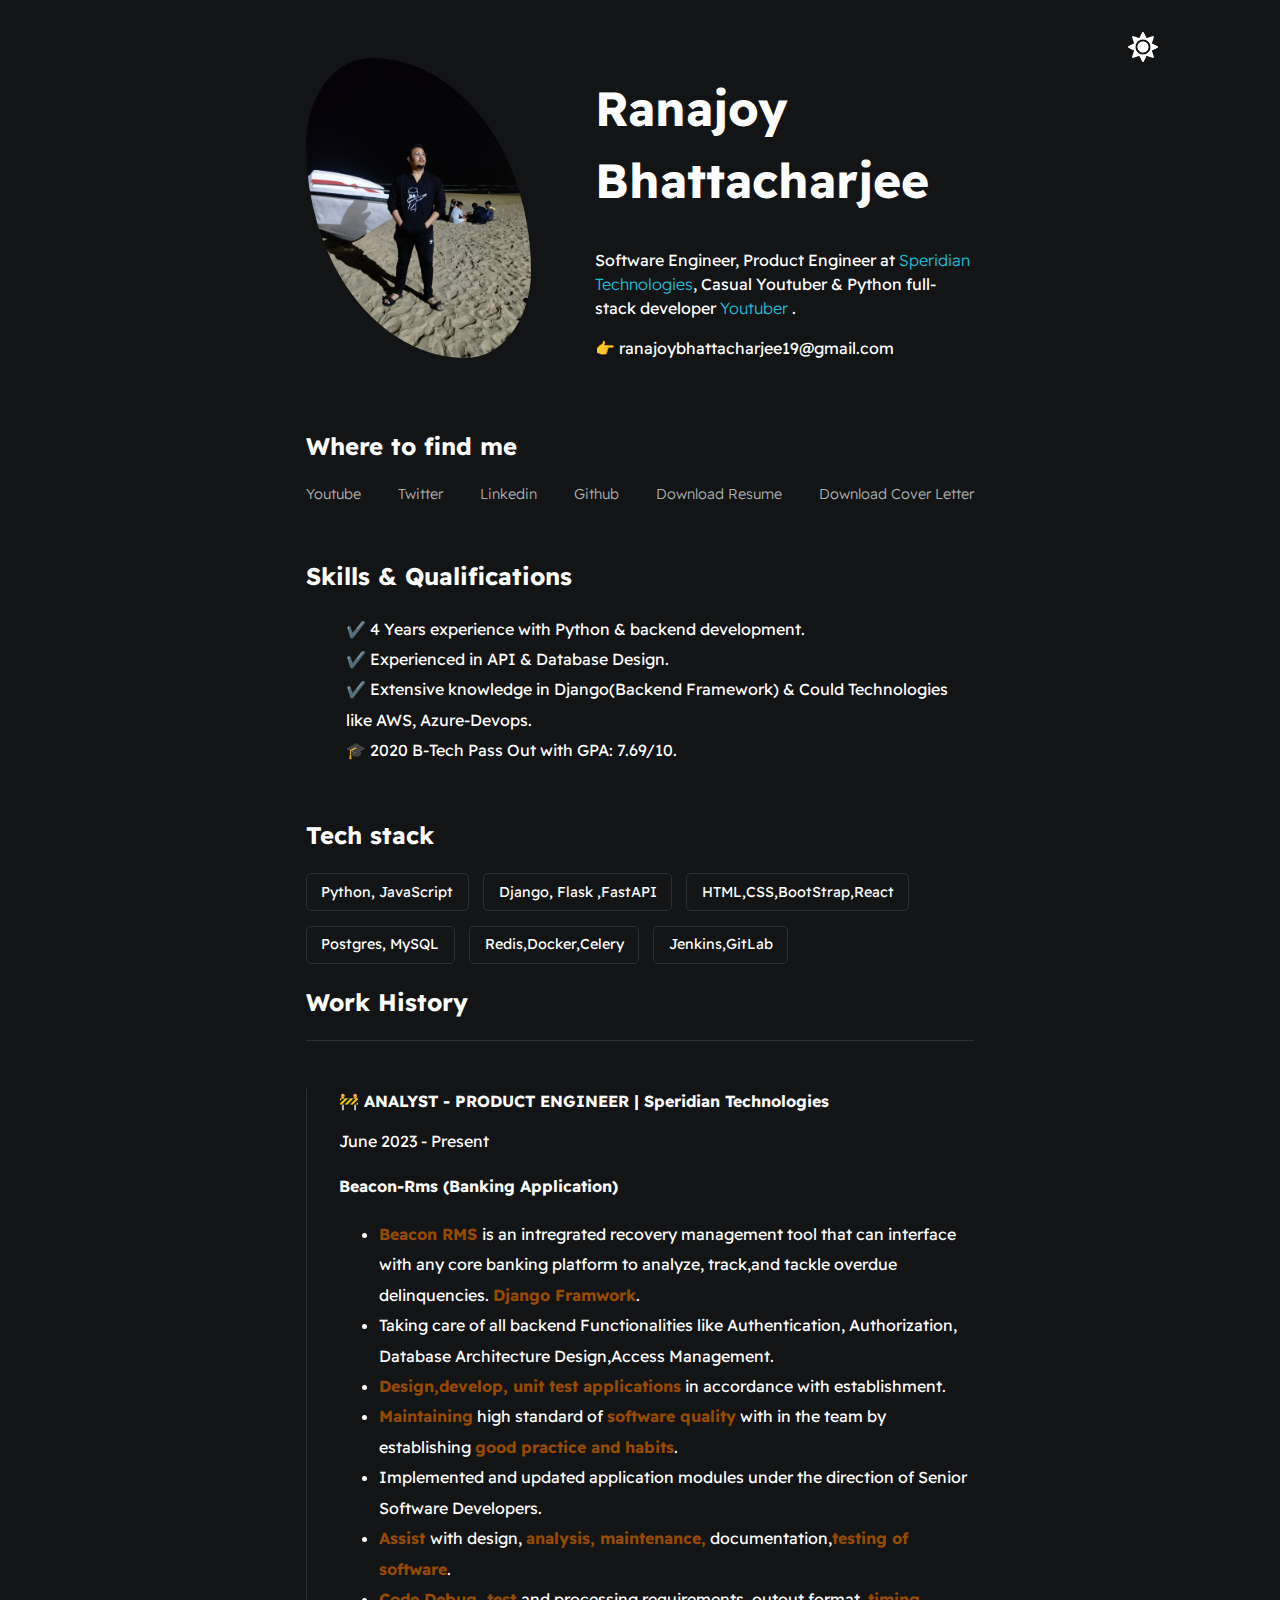
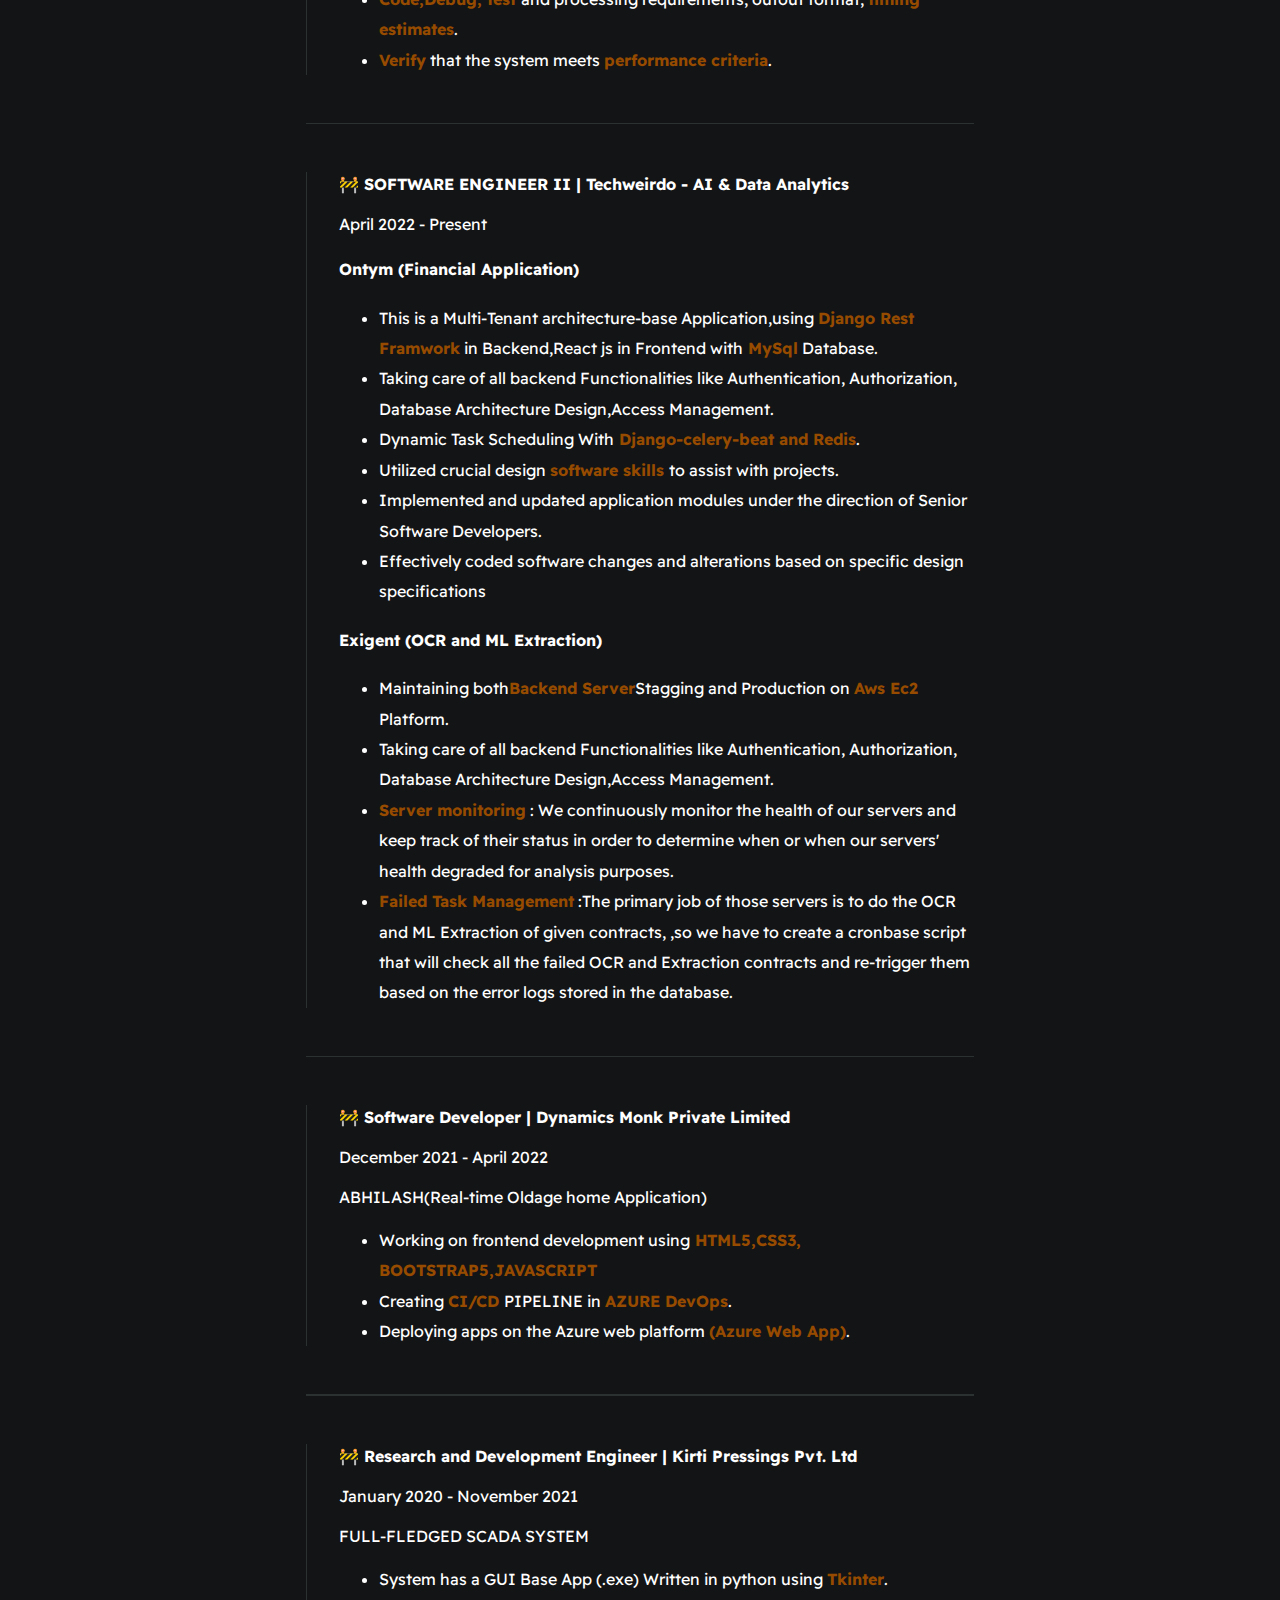
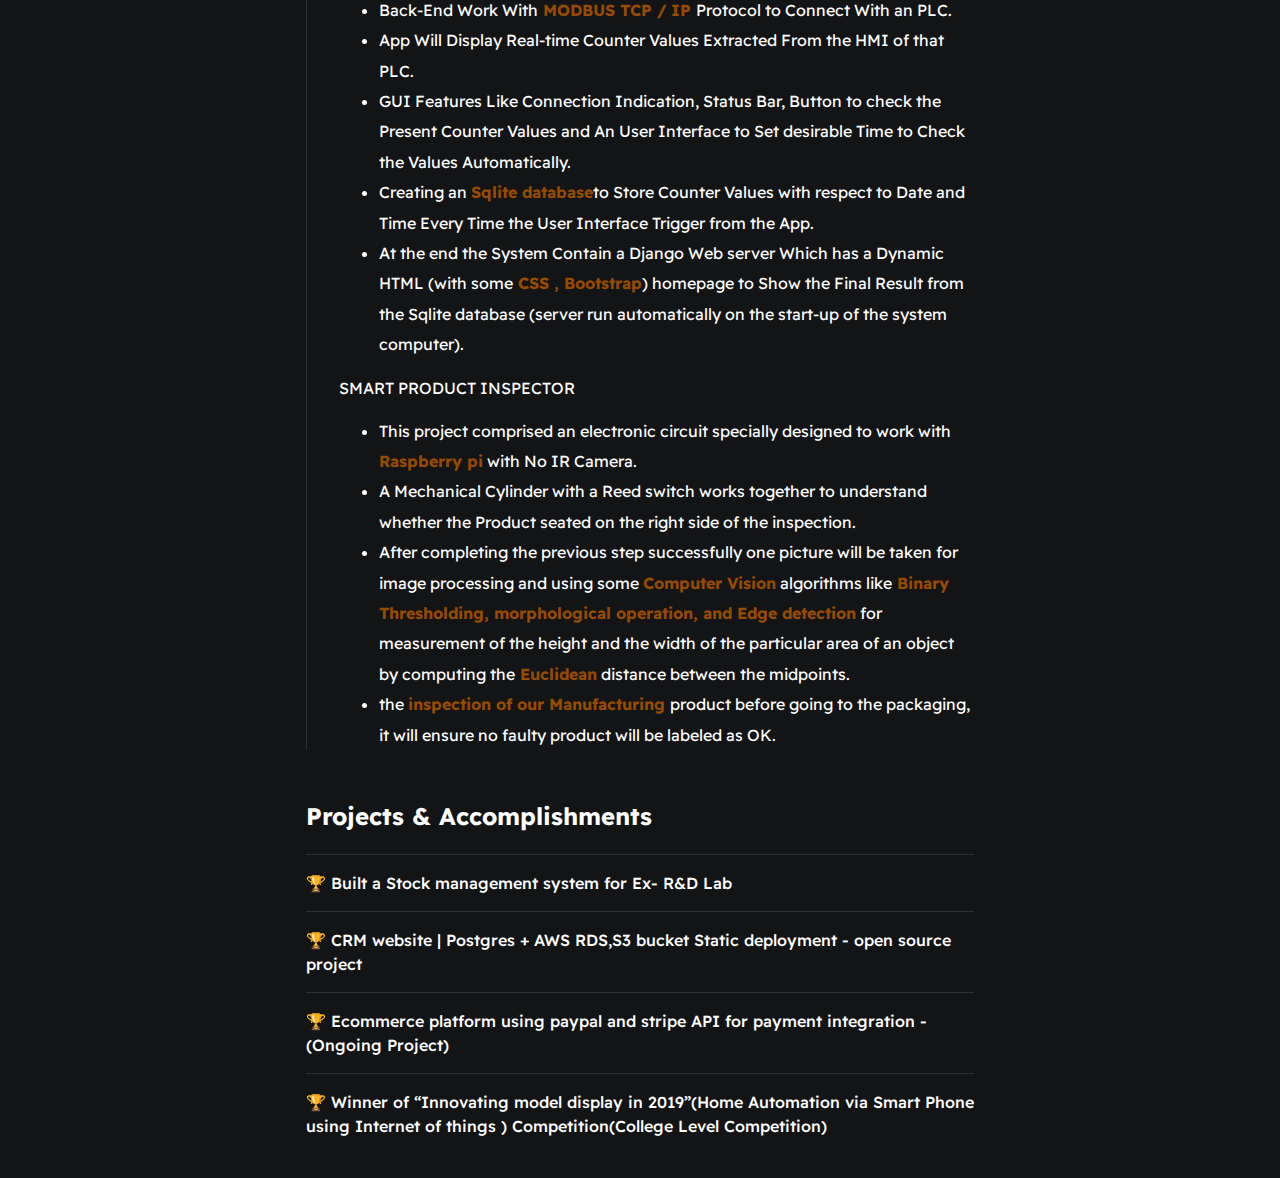
<file: index.html>
<!DOCTYPE html>
<html lang="en">
  <head>
    <meta charset="UTF-8" />
    <meta http-equiv="X-UA-Compatible" content="IE=edge" />
    <meta name="viewport" content="width=device-width, initial-scale=1.0" />
    <link rel="stylesheet" type="text/css" media="screen"
    href="./style/main.css"
  </head>
  <body>
    <div id="container--main">
      <section id="wrapper--hero" class="section-page">
        <img id="profile-pic" src="./asset/test.jpg" />
        <img id="icon" class="theam-toggle" src="./asset/sun.png" />

        <div>
          <h1 id="user-name">Ranajoy Bhattacharjee</h1>
          <p id="bio">
            Software Engineer, Product Engineer at
            <a href="https://www.speridian.com/" target="_blank">Speridian Technologies</a>,
            Casual Youtuber & Python full-stack developer
            <a
              href="https://www.youtube.com/channel/UC8LrrwWvXBVN-XLzfk5p4Eg"
              target="_blank"
              >Youtuber</a
            >
            .
          </p>
          <p id="email">👉 ranajoybhattacharjee19@gmail.com</p>
        </div>
      </section>

      <section class="section-page">
        <h2>Where to find me</h2>

        <div id="socials--list">
          <a
            href="https://www.youtube.com/channel/UC8LrrwWvXBVN-XLzfk5p4Eg/videos"
            target="_blank"
            >Youtube</a
          >
          <a href="https://twitter.com/Ranajoy12359399" target="_blank"
            >Twitter</a
          >
          <a
            href="https://www.linkedin.com/in/ranajoy-bhattacharjee-1b37b5150/"
            target="_blank"
            >Linkedin</a
          >
          <a href="https://github.com/ranajoy19" target="_blank">Github</a>
          <a
            href="./asset/Ranajoy_Bhattacharjee_CV_update(17-04-24).pdf"
            target="_blank"
            >Download Resume
          </a>
          <a href="./asset/cover-letter.docx" target="_blank"
            >Download Cover Letter
          </a>
        </div>
      </section>

      <section class="section-page">
        <h2>Skills & Qualifications</h2>
        <ul id="qualifications--list">
          <li>✔️ 4 Years experience with Python & backend development.</li>
          <li>✔️ Experienced in API & Database Design.</li>
          <li>
            ✔️ Extensive knowledge in Django(Backend Framework) & Could
            Technologies like AWS, Azure-Devops.
          </li>
          <li>🎓 2020 B-Tech Pass Out with GPA: 7.69/10.</li>
        </ul>
      </section>
      <section class="section--page">
        <h2>Tech stack</h2>

        <div id="wrapper--techstack__items">
          <div class="card--techstack"><span>Python, JavaScript</span></div>
          <div class="card--techstack"><span>Django, Flask ,FastAPI</span></div>
          <div class="card--techstack">
            <span>HTML,CSS,BootStrap,React</span>
          </div>
          <div class="card--techstack"><span>Postgres, MySQL</span></div>
          <div class="card--techstack"><span>Redis,Docker,Celery</span></div>
          <div class="card--techstack"><span>Jenkins,GitLab</span></div>
        </div>
      </section>

      <section id="work-history-wrapper" class="section--page">
        <h2>Work History</h2>

        <div class="line-break"></div>

        <div class="card--work-history">
          <strong
            >🚧 ANALYST - PRODUCT ENGINEER | Speridian Technologies
          </strong>
          <p>June 2023 - Present</p>
          <h4>Beacon-Rms (Banking Application)</h4>
          <ul>
            <li>
              <strong style="color: #964b00">Beacon RMS </strong>is an
              intregrated recovery management tool that can interface with any
              core banking platform to analyze, track,and tackle overdue
              delinquencies.
              <strong style="color: #964b00">Django Framwork</strong>.
            </li>
            <li>
              Taking care of all backend Functionalities like Authentication,
              Authorization, Database Architecture Design,Access Management.
            </li>
            <li>
              <strong style="color: #964b00"
                >Design,develop, unit test applications</strong
              >
              in accordance with establishment.
            </li>
            <li>
              <strong style="color: #964b00">Maintaining</strong> high standard
              of <strong style="color: #964b00">software quality</strong> with
              in the team by establishing
              <strong style="color: #964b00"> good practice and habits</strong>.
            </li>
            <li>
              Implemented and updated application modules under the direction of
              Senior Software Developers.
            </li>
            <li>
              <strong style="color: #964b00"> Assist </strong>with design,
              <strong style="color: #964b00">analysis, maintenance,</strong>
              documentation,<strong style="color: #964b00"
                >testing of software</strong
              >.
            </li>
            <li>
              <strong style="color: #964b00">Code,Debug, test </strong>and
              processing requirements, outout format,
              <strong style="color: #964b00">timing estimates</strong>.
            </li>
            <li>
              <strong style="color: #964b00">Verify</strong> that the system
              meets
              <strong style="color: #964b00">performance criteria</strong>.
            </li>
          </ul>
        </div>

        <div class="line-break"></div>

        <div class="card--work-history">
          <strong
            >🚧 SOFTWARE ENGINEER II | Techweirdo - AI & Data Analytics
          </strong>
          <p>April 2022 - Present</p>
          <h4>Ontym (Financial Application)</h4>
          <ul>
            <li>
              This is a Multi-Tenant architecture-base Application,using
              <strong style="color: #964b00">Django Rest Framwork</strong> in
              Backend,React js in Frontend with<strong style="color: #964b00">
                MySql</strong
              >
              Database.
            </li>
            <li>
              Taking care of all backend Functionalities like Authentication,
              Authorization, Database Architecture Design,Access Management.
            </li>
            <li>
              Dynamic Task Scheduling With<strong style="color: #964b00">
                Django-celery-beat and Redis</strong
              >.
            </li>
            <li>
              Utilized crucial design
              <strong style="color: #964b00">software skills </strong>to assist
              with projects.
            </li>
            <li>
              Implemented and updated application modules under the direction of
              Senior Software Developers.
            </li>
            <li>
              Effectively coded software changes and alterations based on
              specific design specifications
            </li>
          </ul>

          <h4>Exigent (OCR and ML Extraction)</h4>
          <ul>
            <li>
              Maintaining both<strong style="color: #964b00"
                >Backend Server</strong
              >Stagging and Production on
              <strong style="color: #964b00">Aws Ec2</strong> Platform.
            </li>
            <li>
              Taking care of all backend Functionalities like Authentication,
              Authorization, Database Architecture Design,Access Management.
            </li>
            <li>
              <strong style="color: #964b00">Server monitoring</strong> : We
              continuously monitor the health of our servers and keep track of
              their status in order to determine when or when our servers'
              health degraded for analysis purposes.
            </li>
            <li>
              <strong style="color: #964b00">Failed Task Management</strong>
              :The primary job of those servers is to do the OCR and ML
              Extraction of given contracts, ,so we have to create a cronbase
              script that will check all the failed OCR and Extraction contracts
              and re-trigger them based on the error logs stored in the
              database.
            </li>
          </ul>
        </div>

        <div class="line-break"></div>

        <div class="card--work-history">
          <strong
            >🚧 Software Developer | Dynamics Monk Private Limited
          </strong>
          <p>December 2021 - April 2022</p>
          <p>ABHILASH(Real-time Oldage home Application)</p>
          <ul>
            <li>
              Working on frontend development using<strong
                style="color: #964b00"
              >
                HTML5,CSS3, BOOTSTRAP5,JAVASCRIPT</strong
              >
            </li>
            <li>
              Creating <strong style="color: #964b00">CI/CD </strong>PIPELINE in
              <strong style="color: #964b00">AZURE DevOps</strong>.
            </li>
            <li>
              Deploying apps on the Azure web platform
              <strong style="color: #964b00">(Azure Web App)</strong>.
            </li>
          </ul>
        </div>

        <div class="line-break"></div>

        <div class="line-break"></div>

        <div class="card--work-history">
          <strong
            >🚧 Research and Development Engineer | Kirti Pressings Pvt.
            Ltd</strong
          >
          <p>January 2020 - November 2021</p>
          <p>FULL-FLEDGED SCADA SYSTEM</p>
          <ul>
            <li>
              System has a GUI Base App (.exe) Written in python using
              <strong style="color: #964b00">Tkinter</strong>.
            </li>
            <li>
              Back-End Work With<strong style="color: #964b00">
                MODBUS TCP / IP </strong
              >Protocol to Connect With an PLC.
            </li>
            <li>
              App Will Display Real-time Counter Values Extracted From the HMI
              of that PLC.
            </li>
            <li>
              GUI Features Like Connection Indication, Status Bar, Button to
              check the Present Counter Values and An User Interface to Set
              desirable Time to Check the Values Automatically.
            </li>
            <li>
              Creating an
              <strong style="color: #964b00">Sqlite database</strong>to Store
              Counter Values with respect to Date and Time Every Time the User
              Interface Trigger from the App.
            </li>
            <li>
              At the end the System Contain a Django Web server Which has a
              Dynamic HTML (with some<strong style="color: #964b00">
                CSS , Bootstrap</strong
              >) homepage to Show the Final Result from the Sqlite database
              (server run automatically on the start-up of the system computer).
            </li>
          </ul>
          <p>SMART PRODUCT INSPECTOR</p>
          <ul>
            <li>
              This project comprised an electronic circuit specially designed to
              work with
              <strong style="color: #964b00">Raspberry pi</strong> with No IR
              Camera.
            </li>
            <li>
              A Mechanical Cylinder with a Reed switch works together to
              understand whether the Product seated on the right side of the
              inspection.
            </li>
            <li>
              After completing the previous step successfully one picture will
              be taken for image processing and using some
              <strong style="color: #964b00">Computer Vision</strong> algorithms
              like<strong style="color: #964b00">
                Binary Thresholding, morphological operation, and Edge
                detection</strong
              >
              for measurement of the height and the width of the particular area
              of an object by computing the<strong style="color: #964b00">
                Euclidean</strong
              >
              distance between the midpoints.
            </li>
            <li>
              the
              <strong style="color: #964b00"
                >inspection of our Manufacturing </strong
              >product before going to the packaging, it will ensure no faulty
              product will be labeled as OK.
            </li>
          </ul>
        </div>
      </section>

      <section class="section--page">
        <h2>Projects & Accomplishments</h2>

        <div class="card--project">
          <a><span>🏆 </span>Built a Stock management system for Ex- R&D Lab</a>
        </div>

        <div class="card--project">
          <a
            href="https://github.com/ranajoy19/Live-CRM-website-Django-Postgres-AWS-RDS-S3-bucket-Static-deployment.git"
            ><span>🏆 </span>CRM website | Postgres + AWS RDS,S3 bucket Static
            deployment - open source project
          </a>
        </div>

        <div class="card--project">
          <a
            ><span>🏆 </span>Ecommerce platform using paypal and stripe API for
            payment integration - (Ongoing Project)</a
          >
        </div>

        <div class="card--project">
          <a href="https://www.youtube.com/watch?v=F9glPF_Bo8s"
            ><span>🏆 </span>Winner of “Innovating model display in 2019”(Home
            Automation via Smart Phone using Internet of things )
            Competition(College Level Competition)</a
          >
        </div>
      </section>
    </div>
    <script>
      var Icon = document.getElementById("icon");
      Icon.onclick = () => {
        document.body.classList.toggle("dark-theam");
        if (document.body.classList.contains("dark-theam")) {
          document.getElementById("icon").src = "./asset/moon.png";
        } else {
          document.getElementById("icon").src = "./asset/sun.png";
        }
      };
    </script>
  </body>
</html>
</file>
<file: style/main.css>
@import url("https://fonts.googleapis.com/css2?family=Readex+Pro:wght@300;400;500;600;700&display=swap");
:root {
  --mainTextColor-light: #000;
  --secondaryTextColor-light: rgb(51 51 51);
  --mainLinkColor-light: #0da2b8;
  --mainBorderColor-light: rgb(218, 218, 218);
  --mainBgColor-light: rgb(249, 250, 251);

  --mainTextColor-dark: #fff;
  --secondaryTextColor-dark: #adb0b1;
  --mainLinkColor-dark: rgb(30, 190, 214);
  --mainBorderColor-dark: #2b3031;
  --mainBgColor-dark: #131415;

  --mainTextColor: var(--mainTextColor-dark);
  --secondaryTextColor: var(--secondaryTextColor-dark);
  --mainLinkColor: var(--mainLinkColor-dark);
  --mainBorderColor: var(--mainBorderColor-dark);
  --mainBgColor: var(--mainBgColor-dark);
}
.dark-theam {
  --mainTextColor: var(--mainTextColor-light);
  --secondaryTextColor: var(--secondaryTextColor-light);
  --mainLinkColor: var(--mainLinkColor-light);
  --mainBorderColor: var(--mainBorderColor-light);
  --mainBgColor: var(--mainBgColor-light);
}

* {
  font-family: Readex Pro;
  line-height: 1.5em;
  box-sizing: border-box;
  color: var(--mainTextColor);
}

body {
  background-color: var(--mainBgColor);
}
li span p {
  color: var(--secondaryTextColor);
  font-size: 1.5em;
}
a {
  text-decoration: none;
  color: var(--mainLinkColor);
  font-weight: 500;
}
li {
  line-height: 1.9em;
}
#container--main {
  max-width: 700px;
  margin: 0 auto;
  padding: 1em;
}
.section-page {
  padding-top: 1em;
  padding-bottom: 1em;
}

#wrapper--hero {
  display: flex;
  align-items: center;
  gap: 4em;
}
#user-name {
  font-size: 3em;
}

#bio a {
  font-weight: 300;
}
#profile-pic {
  border-radius: 30% 74%;
  height: 300px;
  width: 308.2px;
  object-fit: scale-down;
  background-position: center center;
  transition: transform 0.2s; /* Animation */
}
#profile-pic:hover {
  transform: scale(
    1.5
  ); /* (150% zoom - Note: if the zoom is too large, it will go outside of the viewport) */
}
#email {
  color: var(--mainTextColor);
}
#email {
  color: var(--mainTextColor);
}

#socials--list {
  display: flex;
  justify-content: space-between;
  column-gap: 1em;
  flex-wrap: wrap;
}
#socials--list a {
  font-weight: 300;
  color: var(--secondaryTextColor);
  font-size: 0.9em;
  transition: 0.3s;
}

#socials--list a:hover {
  font-weight: 1000;
  color: var(--mainLinkColor);
  font-size: 0.9em;
}
#qualifications--list {
  list-style: none;
}

#wrapper--techstack__items {
  display: flex;
  flex-wrap: wrap;
  gap: 1em;
  font-size: 0.9em;
}

.card--techstack {
  border: 1px solid var(--mainBorderColor);
  border-radius: 5px;
  padding: 0.5em 1em;
  align-items: center;
}

.card--project {
  padding-top: 1em;
  padding-bottom: 1em;
  border-top: 1px solid var(--mainBorderColor);
}

.card--project a {
  color: var(--mainTextColor);

  transition: 0.3s;
}

.card--project a:hover {
  color: rgb(30, 190, 214);
}

.card--work-history {
  border-left: 1px solid var(--mainBorderColor);
  margin-top: 3em;
  margin-bottom: 3em;
  padding-left: 2em;
}

.line-break {
  background-color: var(--mainBorderColor);
  height: 1px;
}

@media (max-width: 600px) {
  .section--page {
    padding-top: 1em;
    padding-bottom: 1em;
  }

  #wrapper--hero {
    display: flex;
    align-items: center;
    gap: 1em;
  }

  #profile-pic {
    width: 100%;
    height: 100%;
  }

  #wrapper--hero {
    flex-direction: column;
  }

  .card--work-history {
    border-left: none;
    padding-left: 0;
  }
}

.theam-toggle {
  width: 30px;
  height: 30px;
  cursor: pointer;
  position: absolute;
  top: 32px;
  right: 122px;
}
</file>
